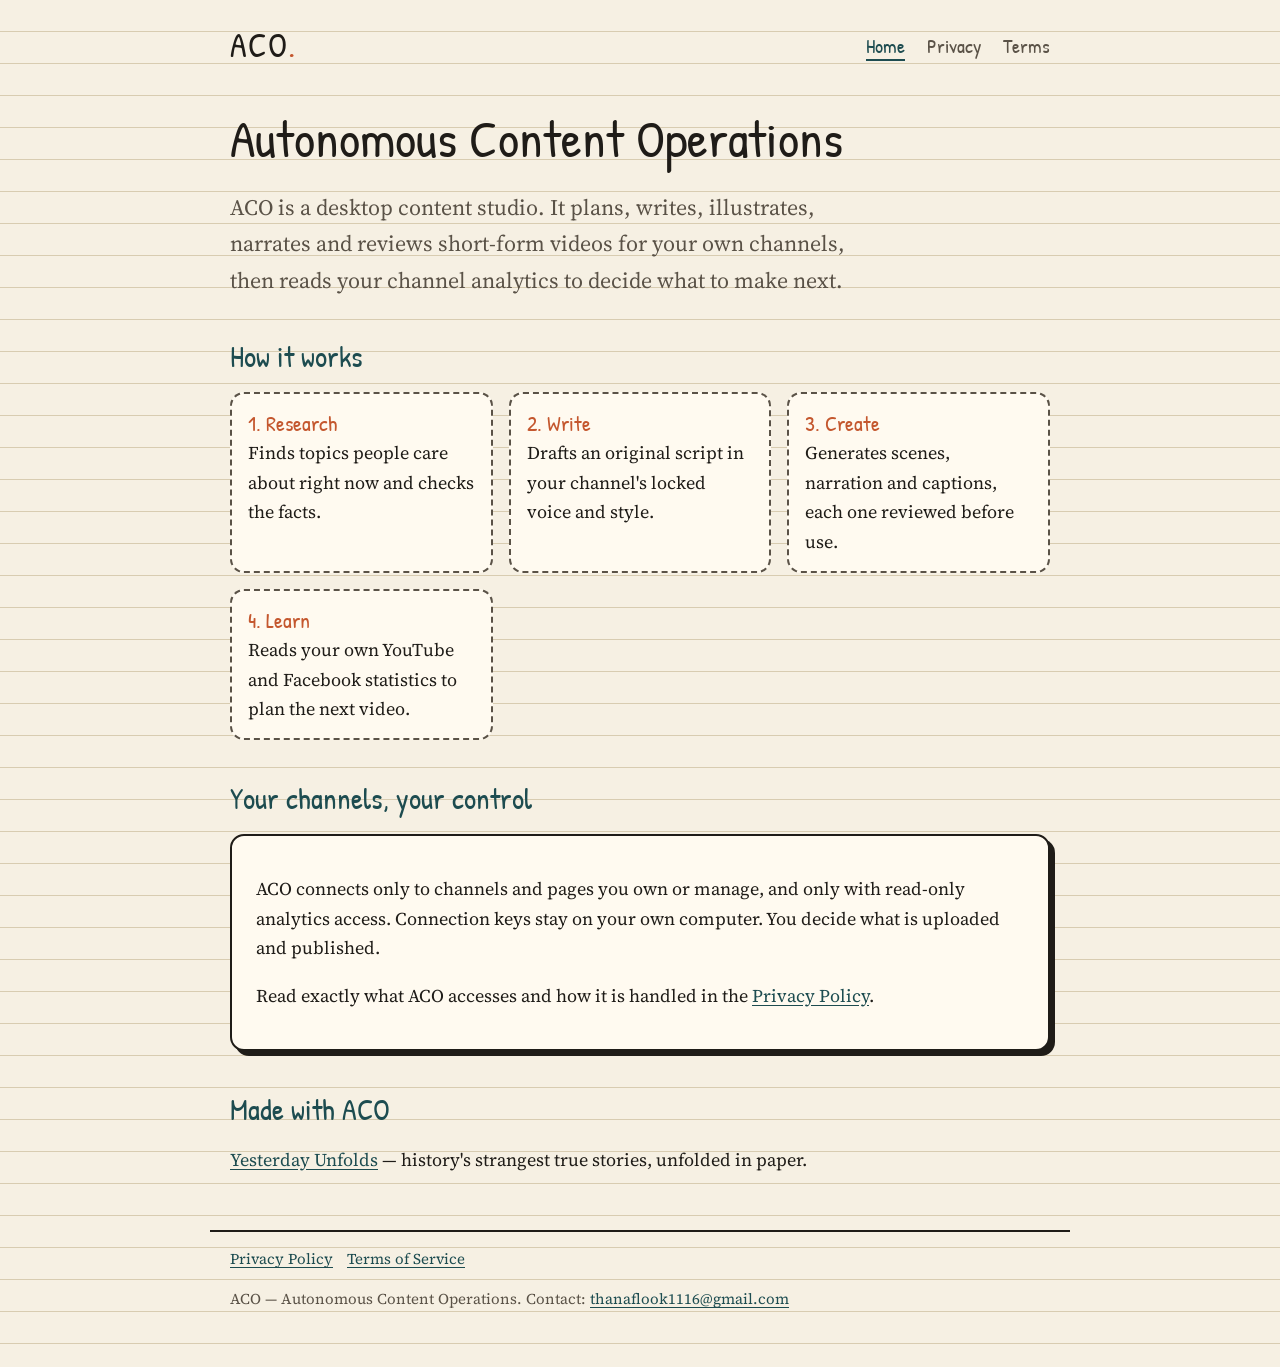
<file: index.html>
<!doctype html>
<html lang="en">
<head>
  <meta charset="utf-8">
  <meta name="viewport" content="width=device-width, initial-scale=1">
  <title>ACO — Autonomous Content Operations</title>
  <meta name="description" content="ACO is a desktop studio that researches, writes, illustrates, narrates and reviews short videos, then reads your own channel analytics to plan what to make next.">
  <link rel="preconnect" href="https://fonts.googleapis.com">
  <link rel="preconnect" href="https://fonts.gstatic.com" crossorigin>
  <link href="https://fonts.googleapis.com/css2?family=Patrick+Hand&family=Source+Serif+4:ital,wght@0,400;0,600;1,400&display=swap" rel="stylesheet">
  <link rel="stylesheet" href="style.css">
</head>
<body>
  <header>
    <a class="brand" href="./">ACO<span>.</span></a>
    <nav aria-label="Main navigation">
      <a href="./" aria-current="page">Home</a>
      <a href="privacy.html">Privacy</a>
      <a href="terms.html">Terms</a>
    </nav>
  </header>
  <main>
    <h1>Autonomous Content Operations</h1>
    <p class="lede">ACO is a desktop content studio. It plans, writes, illustrates, narrates and reviews short-form videos for your own channels, then reads your channel analytics to decide what to make next.</p>

    <h2>How it works</h2>
    <ol class="steps">
      <li><b>1. Research</b>Finds topics people care about right now and checks the facts.</li>
      <li><b>2. Write</b>Drafts an original script in your channel's locked voice and style.</li>
      <li><b>3. Create</b>Generates scenes, narration and captions, each one reviewed before use.</li>
      <li><b>4. Learn</b>Reads your own YouTube and Facebook statistics to plan the next video.</li>
    </ol>

    <h2>Your channels, your control</h2>
    <div class="card">
      <p>ACO connects only to channels and pages you own or manage, and only with read-only analytics access. Connection keys stay on your own computer. You decide what is uploaded and published.</p>
      <p>Read exactly what ACO accesses and how it is handled in the <a href="privacy.html">Privacy Policy</a>.</p>
    </div>

    <h2>Made with ACO</h2>
    <p><a href="https://www.youtube.com/@YesterdayUnfolds">Yesterday Unfolds</a> — history's strangest true stories, unfolded in paper.</p>
  </main>
  <footer>
    <p><a href="privacy.html">Privacy Policy</a><a href="terms.html">Terms of Service</a></p>
    <p>ACO — Autonomous Content Operations. Contact: <a href="mailto:thanaflook1116@gmail.com">thanaflook1116@gmail.com</a></p>
  </footer>
</body>
</html>
</file>
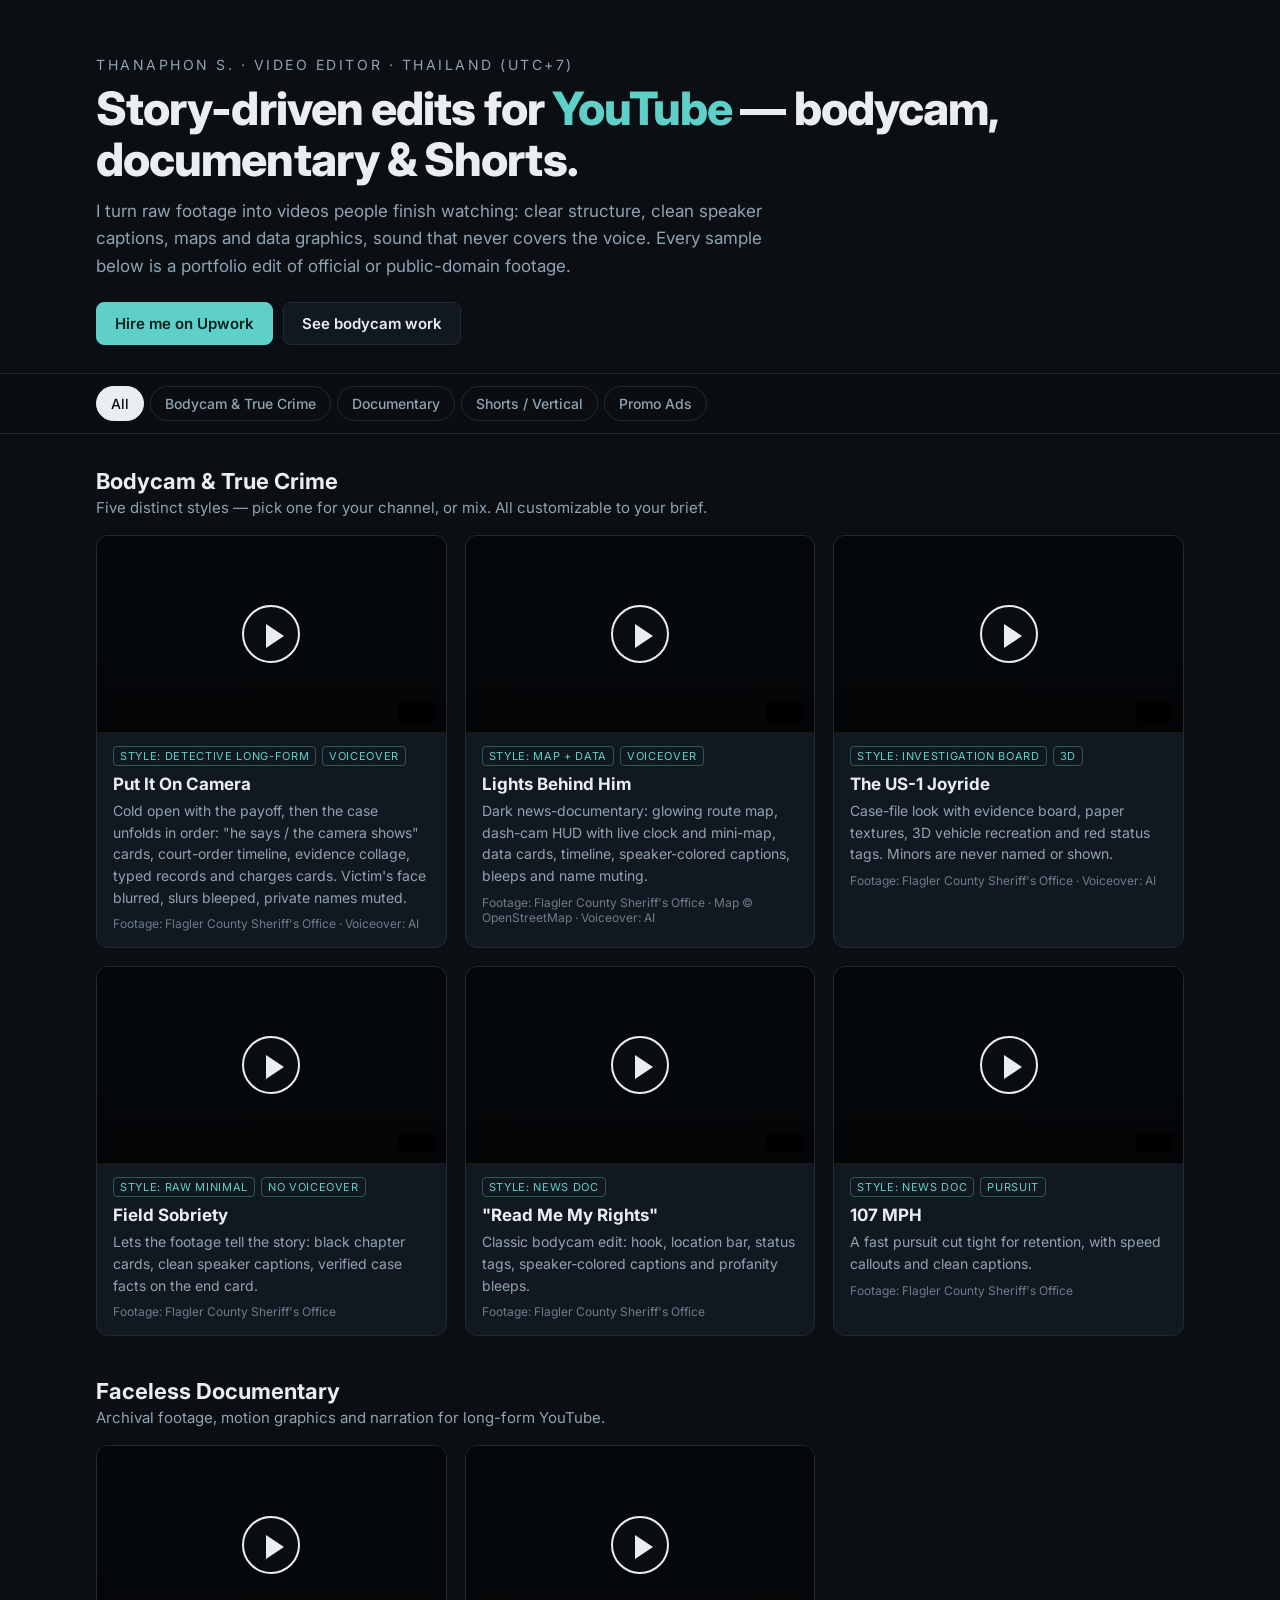
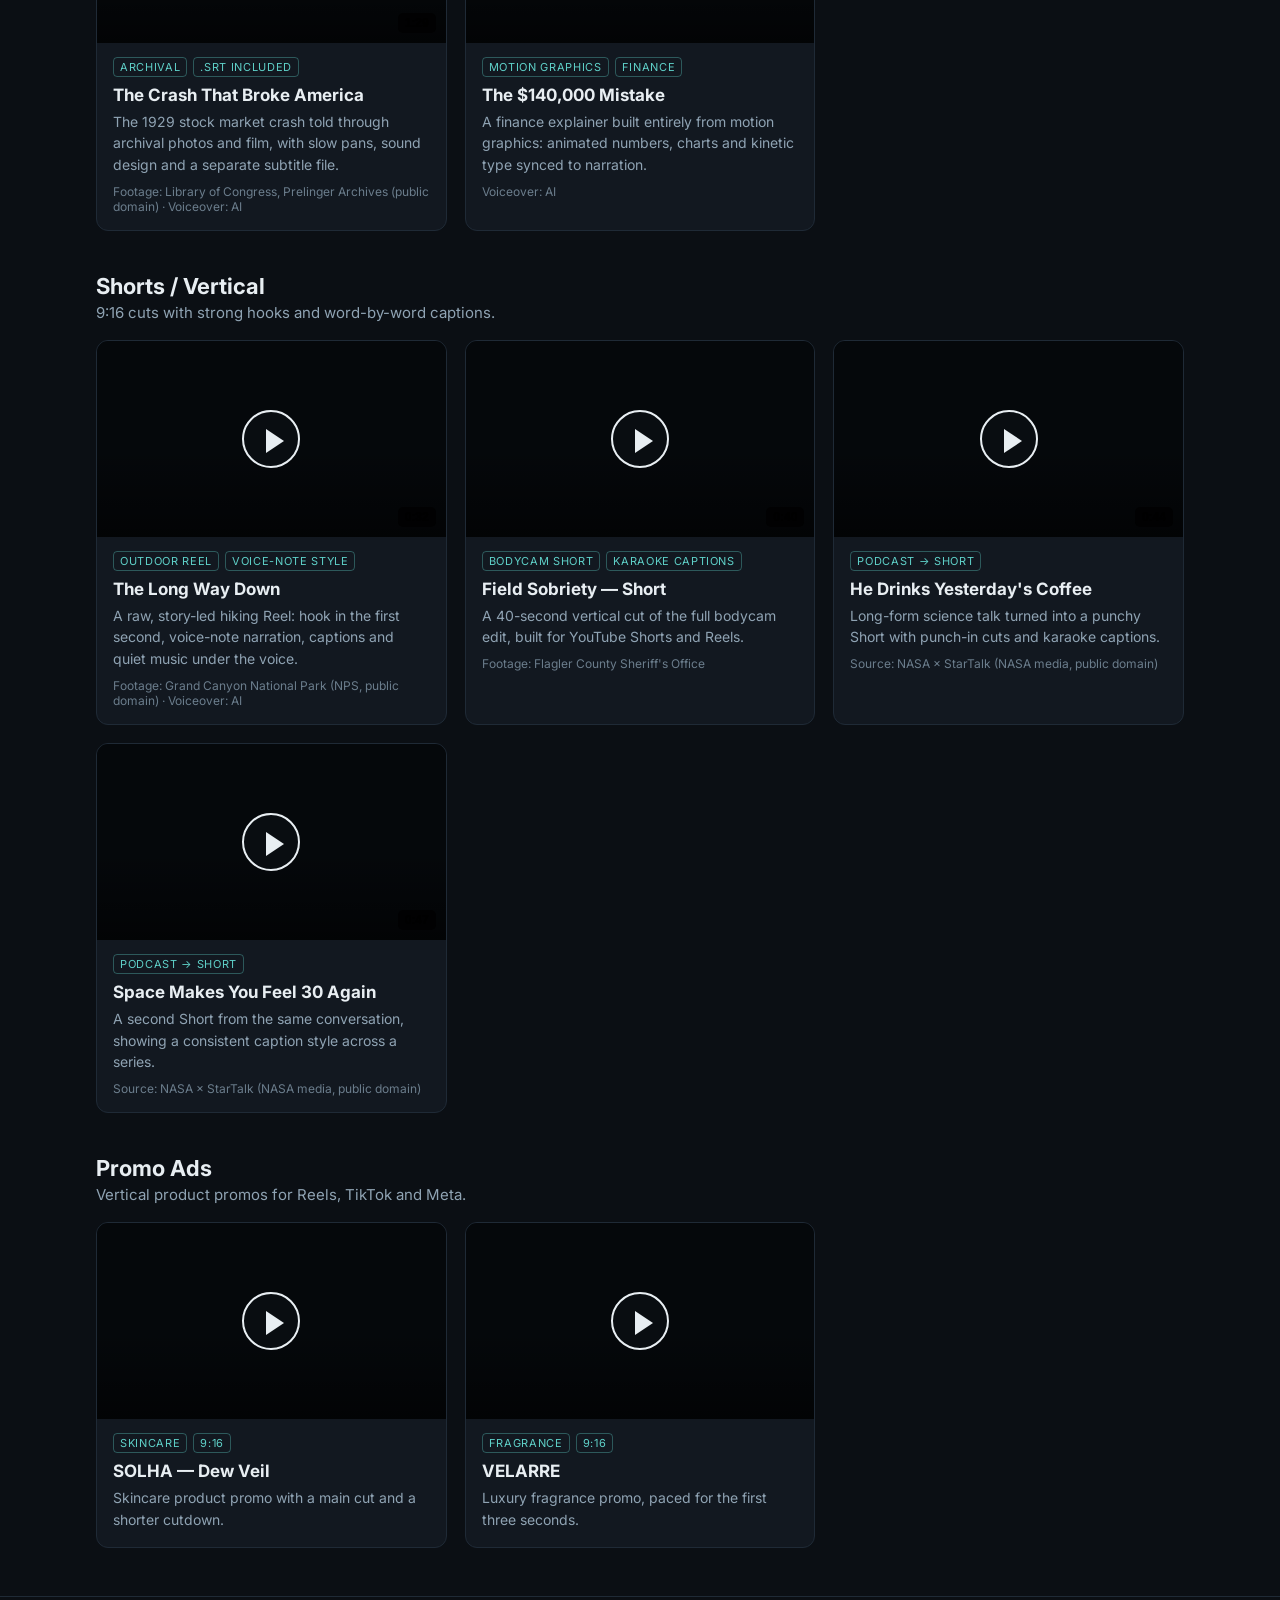
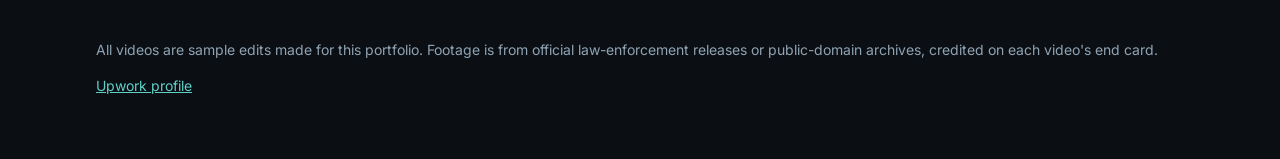
<file: portfolio/index.html>
<!doctype html>
<html lang="en">
<head>
<meta charset="utf-8">
<meta name="viewport" content="width=device-width, initial-scale=1">
<title>Thanaphon S. — Video Editor Portfolio</title>
<meta name="description" content="Video editor for YouTube: police bodycam and true crime documentaries, faceless documentaries, Shorts and promo ads.">
<link rel="preconnect" href="https://fonts.googleapis.com">
<link rel="preconnect" href="https://fonts.gstatic.com" crossorigin>
<link href="https://fonts.googleapis.com/css2?family=Inter:wght@400;500;600;800&display=swap" rel="stylesheet">
<style>
:root{--bg:#0b0f14;--panel:#121820;--line:#1f2a36;--ink:#e8eef2;--muted:#8fa3b3;--accent:#5fd0c8;--red:#e0473a}
*{box-sizing:border-box}
html,body{margin:0;background:var(--bg);color:var(--ink);font-family:Inter,system-ui,sans-serif;-webkit-font-smoothing:antialiased}
a{color:var(--accent)}
.wrap{max-width:1120px;margin:0 auto;padding:0 16px}
header{padding:56px 0 28px;border-bottom:1px solid var(--line)}
.name{font-size:14px;letter-spacing:.18em;text-transform:uppercase;color:var(--muted);margin:0 0 10px}
h1{font-size:clamp(28px,5vw,46px);line-height:1.1;margin:0 0 14px;font-weight:800;letter-spacing:-.02em}
h1 span{color:var(--accent)}
.lede{color:var(--muted);max-width:680px;font-size:17px;line-height:1.6;margin:0 0 22px}
.cta{display:flex;gap:10px;flex-wrap:wrap}
.btn{display:inline-block;padding:11px 18px;border-radius:8px;font-weight:600;font-size:15px;text-decoration:none;border:1px solid var(--line);color:var(--ink);background:var(--panel)}
.btn.primary{background:var(--accent);color:#06201e;border-color:var(--accent)}
nav.tabs{position:sticky;top:0;z-index:5;background:rgba(11,15,20,.92);backdrop-filter:blur(8px);border-bottom:1px solid var(--line)}
nav.tabs .wrap{display:flex;gap:6px;overflow-x:auto;padding-top:12px;padding-bottom:12px;scrollbar-width:none}
.tab{flex:0 0 auto;padding:8px 14px;border-radius:999px;border:1px solid var(--line);background:transparent;color:var(--muted);font:500 14px Inter,sans-serif;cursor:pointer}
.tab[aria-pressed=true]{background:var(--ink);color:var(--bg);border-color:var(--ink)}
section.cat{padding:34px 0 8px}
section.cat h2{font-size:22px;margin:0 0 4px}
section.cat p.sub{color:var(--muted);margin:0 0 18px;font-size:15px}
.grid{display:grid;grid-template-columns:repeat(auto-fill,minmax(300px,1fr));gap:18px}
.card{background:var(--panel);border:1px solid var(--line);border-radius:12px;overflow:hidden;display:flex;flex-direction:column}
.thumb{position:relative;aspect-ratio:16/9;background:#05080b center/cover no-repeat;border:0;padding:0;cursor:pointer;width:100%;display:block}
.thumb.vertical{aspect-ratio:16/9;background-size:contain}
.thumb::after{content:"";position:absolute;inset:0;background:linear-gradient(transparent 55%,rgba(0,0,0,.55))}
.play{position:absolute;left:50%;top:50%;width:58px;height:58px;margin:-29px 0 0 -29px;border-radius:50%;background:rgba(11,15,20,.78);border:2px solid var(--ink);z-index:1}
.play::before{content:"";position:absolute;left:22px;top:17px;border-left:18px solid var(--ink);border-top:12px solid transparent;border-bottom:12px solid transparent}
.dur{position:absolute;right:10px;bottom:10px;z-index:1;font-size:12px;font-weight:600;background:rgba(0,0,0,.75);padding:3px 7px;border-radius:5px}
.body{padding:14px 16px 16px}
.body h3{font-size:17px;margin:0 0 6px}
.tags{display:flex;gap:6px;flex-wrap:wrap;margin:0 0 8px}
.tag{font-size:11px;letter-spacing:.06em;text-transform:uppercase;color:var(--accent);border:1px solid rgba(95,208,200,.35);border-radius:4px;padding:2px 6px}
.body p{color:var(--muted);font-size:14px;line-height:1.55;margin:0}
.src{display:block;margin-top:8px;font-size:12px;color:#6b7d8c}
footer{border-top:1px solid var(--line);margin-top:40px;padding:28px 0 48px;color:var(--muted);font-size:14px;line-height:1.6}
dialog{border:0;padding:0;background:#000;width:min(1100px,96vw);border-radius:10px;overflow:hidden}
dialog.vertical{width:min(420px,92vw)}
dialog::backdrop{background:rgba(0,0,0,.85)}
.frame{position:relative;aspect-ratio:16/9}
dialog.vertical .frame{aspect-ratio:9/16}
.frame iframe{position:absolute;inset:0;width:100%;height:100%;border:0}
.close{position:absolute;top:8px;right:8px;z-index:2;background:rgba(0,0,0,.7);color:#fff;border:1px solid #444;border-radius:6px;font:600 14px Inter,sans-serif;padding:6px 10px;cursor:pointer}
[hidden]{display:none!important}
</style>
</head>
<body>
<header>
  <div class="wrap">
    <p class="name">Thanaphon S. · Video Editor · Thailand (UTC+7)</p>
    <h1>Story-driven edits for <span>YouTube</span> — bodycam, documentary &amp; Shorts.</h1>
    <p class="lede">I turn raw footage into videos people finish watching: clear structure, clean speaker captions, maps and data graphics, sound that never covers the voice. Every sample below is a portfolio edit of official or public-domain footage.</p>
    <div class="cta">
      <a class="btn primary" href="https://www.upwork.com/freelancers/~015483de7dedf692d9">Hire me on Upwork</a>
      <a class="btn" href="#bodycam">See bodycam work</a>
    </div>
  </div>
</header>

<nav class="tabs" aria-label="Categories">
  <div class="wrap">
    <button class="tab" data-f="all" aria-pressed="true">All</button>
    <button class="tab" data-f="bodycam" aria-pressed="false">Bodycam &amp; True Crime</button>
    <button class="tab" data-f="doc" aria-pressed="false">Documentary</button>
    <button class="tab" data-f="shorts" aria-pressed="false">Shorts / Vertical</button>
    <button class="tab" data-f="ads" aria-pressed="false">Promo Ads</button>
  </div>
</nav>

<main class="wrap">
  <section class="cat" id="bodycam" data-cat="bodycam">
    <h2>Bodycam &amp; True Crime</h2>
    <p class="sub">Five distinct styles — pick one for your channel, or mix. All customizable to your brief.</p>
    <div class="grid">
      <article class="card">
        <button class="thumb" data-id="1L9xO8TB5hUweT1xvDmc857oTyFlVC_6H" aria-label="Play Put It On Camera"><span class="play"></span><span class="dur">9:00</span></button>
        <div class="body"><div class="tags"><span class="tag">Style: Detective Long-form</span><span class="tag">Voiceover</span></div>
          <h3>Put It On Camera</h3>
          <p>Cold open with the payoff, then the case unfolds in order: "he says / the camera shows" cards, court-order timeline, evidence collage, typed records and charges cards. Victim's face blurred, slurs bleeped, private names muted.</p>
          <span class="src">Footage: Flagler County Sheriff's Office · Voiceover: AI</span></div>
      </article>
      <article class="card">
        <button class="thumb" data-id="1jNPePy-ux39MWt2ol4Uy0wcAueQG9Q2t" aria-label="Play Lights Behind Him"><span class="play"></span><span class="dur">3:41</span></button>
        <div class="body"><div class="tags"><span class="tag">Style: Map + Data</span><span class="tag">Voiceover</span></div>
          <h3>Lights Behind Him</h3>
          <p>Dark news-documentary: glowing route map, dash-cam HUD with live clock and mini-map, data cards, timeline, speaker-colored captions, bleeps and name muting.</p>
          <span class="src">Footage: Flagler County Sheriff's Office · Map © OpenStreetMap · Voiceover: AI</span></div>
      </article>
      <article class="card">
        <button class="thumb" data-id="1GDx5UqV5O8iwndTsBbp9kPs8EYLcKS24" aria-label="Play The US-1 Joyride"><span class="play"></span><span class="dur">3:58</span></button>
        <div class="body"><div class="tags"><span class="tag">Style: Investigation Board</span><span class="tag">3D</span></div>
          <h3>The US-1 Joyride</h3>
          <p>Case-file look with evidence board, paper textures, 3D vehicle recreation and red status tags. Minors are never named or shown.</p>
          <span class="src">Footage: Flagler County Sheriff's Office · Voiceover: AI</span></div>
      </article>
      <article class="card">
        <button class="thumb" data-id="1kNm9FxaJI_xCJbI9Xe7HNWDeC-1b1ke4" aria-label="Play Field Sobriety"><span class="play"></span><span class="dur">3:11</span></button>
        <div class="body"><div class="tags"><span class="tag">Style: Raw Minimal</span><span class="tag">No voiceover</span></div>
          <h3>Field Sobriety</h3>
          <p>Lets the footage tell the story: black chapter cards, clean speaker captions, verified case facts on the end card.</p>
          <span class="src">Footage: Flagler County Sheriff's Office</span></div>
      </article>
      <article class="card">
        <button class="thumb" data-id="1W1yog5LScO9qkW7l5OlIJ2q2klvsRrdo" aria-label="Play Read me my rights"><span class="play"></span><span class="dur">3:16</span></button>
        <div class="body"><div class="tags"><span class="tag">Style: News Doc</span></div>
          <h3>"Read Me My Rights"</h3>
          <p>Classic bodycam edit: hook, location bar, status tags, speaker-colored captions and profanity bleeps.</p>
          <span class="src">Footage: Flagler County Sheriff's Office</span></div>
      </article>
      <article class="card">
        <button class="thumb" data-id="1l2hnk66kBEOMlvwPVCZnHrwoq2CiuZtM" aria-label="Play 107 mph"><span class="play"></span><span class="dur">1:36</span></button>
        <div class="body"><div class="tags"><span class="tag">Style: News Doc</span><span class="tag">Pursuit</span></div>
          <h3>107 MPH</h3>
          <p>A fast pursuit cut tight for retention, with speed callouts and clean captions.</p>
          <span class="src">Footage: Flagler County Sheriff's Office</span></div>
      </article>
    </div>
  </section>

  <section class="cat" id="doc" data-cat="doc">
    <h2>Faceless Documentary</h2>
    <p class="sub">Archival footage, motion graphics and narration for long-form YouTube.</p>
    <div class="grid">
      <article class="card">
        <button class="thumb" data-id="1WWBx73HmDObqlPI9RF2CSe_JFAzzkEy0" aria-label="Play The Crash That Broke America"><span class="play"></span><span class="dur">1:29</span></button>
        <div class="body"><div class="tags"><span class="tag">Archival</span><span class="tag">.srt included</span></div>
          <h3>The Crash That Broke America</h3>
          <p>The 1929 stock market crash told through archival photos and film, with slow pans, sound design and a separate subtitle file.</p>
          <span class="src">Footage: Library of Congress, Prelinger Archives (public domain) · Voiceover: AI</span></div>
      </article>
      <article class="card">
        <button class="thumb" data-id="1CzLwZbD-U2oB7AJuv8fg9dmIOsCB8Xzl" aria-label="Play The $140,000 Mistake"><span class="play"></span></button>
        <div class="body"><div class="tags"><span class="tag">Motion graphics</span><span class="tag">Finance</span></div>
          <h3>The $140,000 Mistake</h3>
          <p>A finance explainer built entirely from motion graphics: animated numbers, charts and kinetic type synced to narration.</p>
          <span class="src">Voiceover: AI</span></div>
      </article>
    </div>
  </section>

  <section class="cat" id="shorts" data-cat="shorts">
    <h2>Shorts / Vertical</h2>
    <p class="sub">9:16 cuts with strong hooks and word-by-word captions.</p>
    <div class="grid">
      <article class="card">
        <button class="thumb vertical" data-v="1" data-id="1yRhyjfaJUsW7v32AIdHUgtqnuk-BgH91" aria-label="Play The Long Way Down"><span class="play"></span><span class="dur">0:32</span></button>
        <div class="body"><div class="tags"><span class="tag">Outdoor Reel</span><span class="tag">Voice-note style</span></div>
          <h3>The Long Way Down</h3>
          <p>A raw, story-led hiking Reel: hook in the first second, voice-note narration, captions and quiet music under the voice.</p>
          <span class="src">Footage: Grand Canyon National Park (NPS, public domain) · Voiceover: AI</span></div>
      </article>
      <article class="card">
        <button class="thumb vertical" data-v="1" data-id="1t0HE1d6Bxx8RD0Az60fxnOR3_i0aybw-" aria-label="Play Field Sobriety Short"><span class="play"></span><span class="dur">0:40</span></button>
        <div class="body"><div class="tags"><span class="tag">Bodycam Short</span><span class="tag">Karaoke captions</span></div>
          <h3>Field Sobriety — Short</h3>
          <p>A 40-second vertical cut of the full bodycam edit, built for YouTube Shorts and Reels.</p>
          <span class="src">Footage: Flagler County Sheriff's Office</span></div>
      </article>
      <article class="card">
        <button class="thumb vertical" data-v="1" data-id="10n19G7Y-lL4S65N7N4oQ0PC6C9yryOHM" aria-label="Play Yesterday's Coffee"><span class="play"></span><span class="dur">0:44</span></button>
        <div class="body"><div class="tags"><span class="tag">Podcast → Short</span></div>
          <h3>He Drinks Yesterday's Coffee</h3>
          <p>Long-form science talk turned into a punchy Short with punch-in cuts and karaoke captions.</p>
          <span class="src">Source: NASA × StarTalk (NASA media, public domain)</span></div>
      </article>
      <article class="card">
        <button class="thumb vertical" data-v="1" data-id="1jNBvMOa3NarJh3_VIT9CFkFsQvtIC77_" aria-label="Play Feel 30 Again"><span class="play"></span><span class="dur">0:47</span></button>
        <div class="body"><div class="tags"><span class="tag">Podcast → Short</span></div>
          <h3>Space Makes You Feel 30 Again</h3>
          <p>A second Short from the same conversation, showing a consistent caption style across a series.</p>
          <span class="src">Source: NASA × StarTalk (NASA media, public domain)</span></div>
      </article>
    </div>
  </section>

  <section class="cat" id="ads" data-cat="ads">
    <h2>Promo Ads</h2>
    <p class="sub">Vertical product promos for Reels, TikTok and Meta.</p>
    <div class="grid">
      <article class="card">
        <button class="thumb vertical" data-v="1" data-id="1TQY6J_CVJsDXP-z8XXENPuClMqhMoFo3" aria-label="Play SOLHA promo"><span class="play"></span></button>
        <div class="body"><div class="tags"><span class="tag">Skincare</span><span class="tag">9:16</span></div>
          <h3>SOLHA — Dew Veil</h3>
          <p>Skincare product promo with a main cut and a shorter cutdown.</p></div>
      </article>
      <article class="card">
        <button class="thumb vertical" data-v="1" data-id="1Z3EeTGDnxFp7znHNI-xXBD2ekHvRW8vY" aria-label="Play VELARRE promo"><span class="play"></span></button>
        <div class="body"><div class="tags"><span class="tag">Fragrance</span><span class="tag">9:16</span></div>
          <h3>VELARRE</h3>
          <p>Luxury fragrance promo, paced for the first three seconds.</p></div>
      </article>
    </div>
  </section>
</main>

<footer>
  <div class="wrap">
    <p>All videos are sample edits made for this portfolio. Footage is from official law-enforcement releases or public-domain archives, credited on each video's end card.</p>
    <p><a href="https://www.upwork.com/freelancers/~015483de7dedf692d9">Upwork profile</a></p>
  </div>
</footer>

<dialog id="player" aria-label="Video player">
  <button class="close" id="closeBtn">Close ✕</button>
  <div class="frame"><iframe id="frame" title="Video" allow="autoplay; fullscreen" allowfullscreen></iframe></div>
</dialog>

<script>
(function(){
  var thumbs=document.querySelectorAll('.thumb');
  thumbs.forEach(function(b){
    b.style.backgroundImage='url(https://drive.google.com/thumbnail?id='+b.dataset.id+'&sz=w800)';
    b.addEventListener('click',function(){
      var d=document.getElementById('player');
      d.classList.toggle('vertical',!!b.dataset.v);
      document.getElementById('frame').src='https://drive.google.com/file/d/'+b.dataset.id+'/preview';
      if(d.showModal)d.showModal();else d.setAttribute('open','');
    });
  });
  var dlg=document.getElementById('player');
  function shut(){document.getElementById('frame').src='about:blank';dlg.close();}
  document.getElementById('closeBtn').addEventListener('click',shut);
  dlg.addEventListener('click',function(e){if(e.target===dlg)shut();});
  dlg.addEventListener('cancel',function(){document.getElementById('frame').src='about:blank';});
  var tabs=document.querySelectorAll('.tab'),cats=document.querySelectorAll('section.cat');
  tabs.forEach(function(t){t.addEventListener('click',function(){
    tabs.forEach(function(x){x.setAttribute('aria-pressed',x===t?'true':'false');});
    cats.forEach(function(c){c.hidden=!(t.dataset.f==='all'||c.dataset.cat===t.dataset.f);});
    window.scrollTo({top:document.querySelector('nav.tabs').offsetTop,behavior:'smooth'});
  });});
})();
</script>
</body>
</html>
</file>
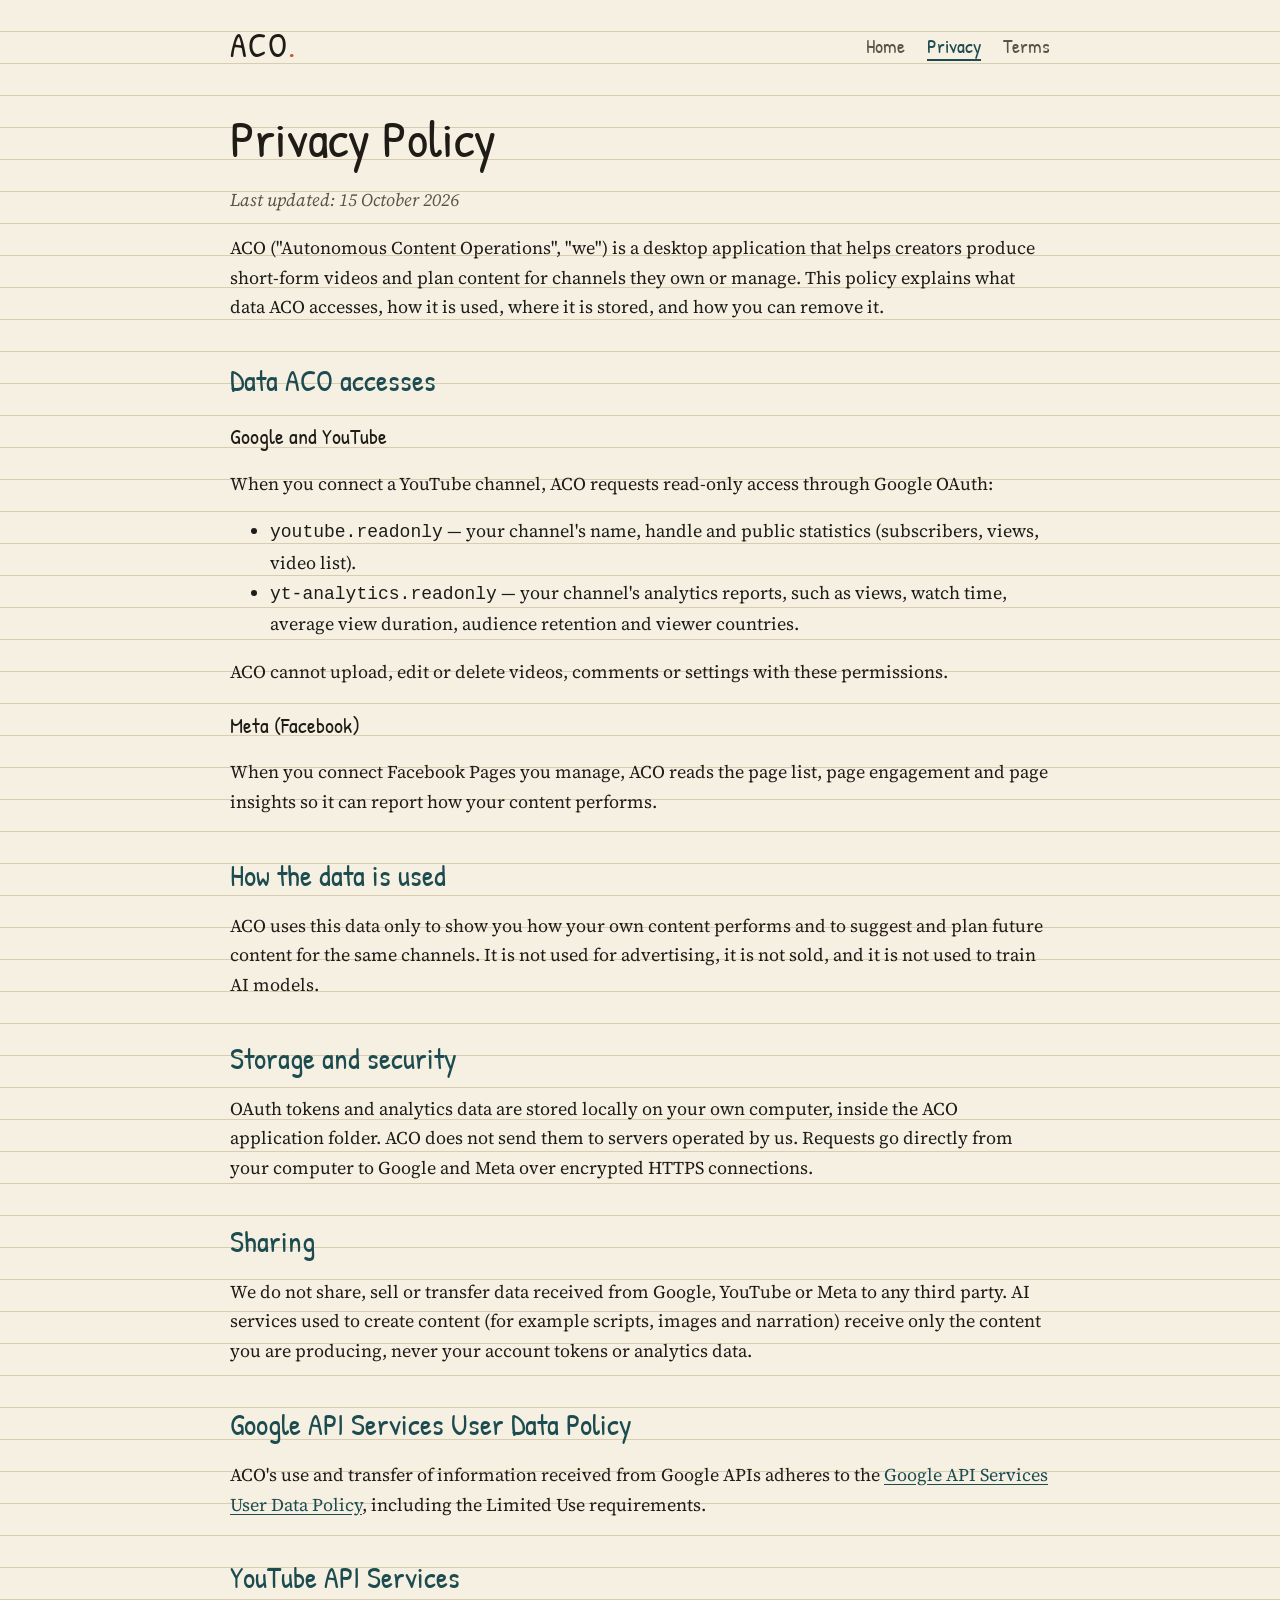
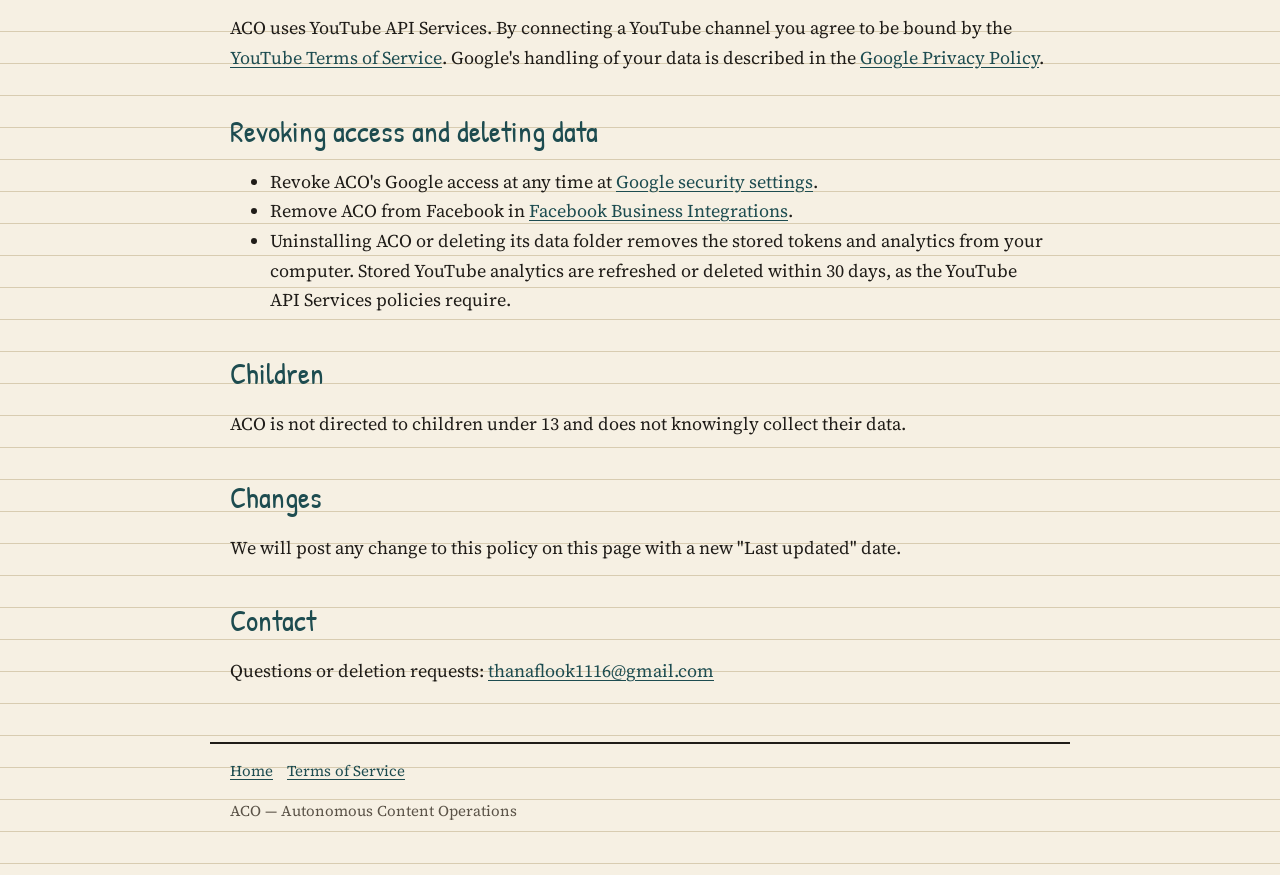
<file: privacy.html>
<!doctype html>
<html lang="en">
<head>
  <meta charset="utf-8">
  <meta name="viewport" content="width=device-width, initial-scale=1">
  <title>ACO Privacy Policy</title>
  <meta name="description" content="How ACO accesses, uses, stores and deletes data from Google, YouTube and Meta services.">
  <link rel="preconnect" href="https://fonts.googleapis.com">
  <link rel="preconnect" href="https://fonts.gstatic.com" crossorigin>
  <link href="https://fonts.googleapis.com/css2?family=Patrick+Hand&family=Source+Serif+4:ital,wght@0,400;0,600;1,400&display=swap" rel="stylesheet">
  <link rel="stylesheet" href="style.css">
</head>
<body>
  <header>
    <a class="brand" href="./">ACO<span>.</span></a>
    <nav aria-label="Main navigation">
      <a href="./">Home</a>
      <a href="privacy.html" aria-current="page">Privacy</a>
      <a href="terms.html">Terms</a>
    </nav>
  </header>
  <main>
    <h1>Privacy Policy</h1>
    <p class="updated">Last updated: 15 October 2026</p>
    <p>ACO ("Autonomous Content Operations", "we") is a desktop application that helps creators produce short-form videos and plan content for channels they own or manage. This policy explains what data ACO accesses, how it is used, where it is stored, and how you can remove it.</p>

    <h2>Data ACO accesses</h2>
    <h3>Google and YouTube</h3>
    <p>When you connect a YouTube channel, ACO requests read-only access through Google OAuth:</p>
    <ul>
      <li><code>youtube.readonly</code> — your channel's name, handle and public statistics (subscribers, views, video list).</li>
      <li><code>yt-analytics.readonly</code> — your channel's analytics reports, such as views, watch time, average view duration, audience retention and viewer countries.</li>
    </ul>
    <p>ACO cannot upload, edit or delete videos, comments or settings with these permissions.</p>
    <h3>Meta (Facebook)</h3>
    <p>When you connect Facebook Pages you manage, ACO reads the page list, page engagement and page insights so it can report how your content performs.</p>

    <h2>How the data is used</h2>
    <p>ACO uses this data only to show you how your own content performs and to suggest and plan future content for the same channels. It is not used for advertising, it is not sold, and it is not used to train AI models.</p>

    <h2>Storage and security</h2>
    <p>OAuth tokens and analytics data are stored locally on your own computer, inside the ACO application folder. ACO does not send them to servers operated by us. Requests go directly from your computer to Google and Meta over encrypted HTTPS connections.</p>

    <h2>Sharing</h2>
    <p>We do not share, sell or transfer data received from Google, YouTube or Meta to any third party. AI services used to create content (for example scripts, images and narration) receive only the content you are producing, never your account tokens or analytics data.</p>

    <h2>Google API Services User Data Policy</h2>
    <p>ACO's use and transfer of information received from Google APIs adheres to the <a href="https://developers.google.com/terms/api-services-user-data-policy">Google API Services User Data Policy</a>, including the Limited Use requirements.</p>

    <h2>YouTube API Services</h2>
    <p>ACO uses YouTube API Services. By connecting a YouTube channel you agree to be bound by the <a href="https://www.youtube.com/t/terms">YouTube Terms of Service</a>. Google's handling of your data is described in the <a href="https://policies.google.com/privacy">Google Privacy Policy</a>.</p>

    <h2>Revoking access and deleting data</h2>
    <ul>
      <li>Revoke ACO's Google access at any time at <a href="https://security.google.com/settings/security/permissions">Google security settings</a>.</li>
      <li>Remove ACO from Facebook in <a href="https://www.facebook.com/settings?tab=business_tools">Facebook Business Integrations</a>.</li>
      <li>Uninstalling ACO or deleting its data folder removes the stored tokens and analytics from your computer. Stored YouTube analytics are refreshed or deleted within 30 days, as the YouTube API Services policies require.</li>
    </ul>

    <h2>Children</h2>
    <p>ACO is not directed to children under 13 and does not knowingly collect their data.</p>

    <h2>Changes</h2>
    <p>We will post any change to this policy on this page with a new "Last updated" date.</p>

    <h2>Contact</h2>
    <p>Questions or deletion requests: <a href="mailto:thanaflook1116@gmail.com">thanaflook1116@gmail.com</a></p>
  </main>
  <footer>
    <p><a href="./">Home</a><a href="terms.html">Terms of Service</a></p>
    <p>ACO — Autonomous Content Operations</p>
  </footer>
</body>
</html>
</file>
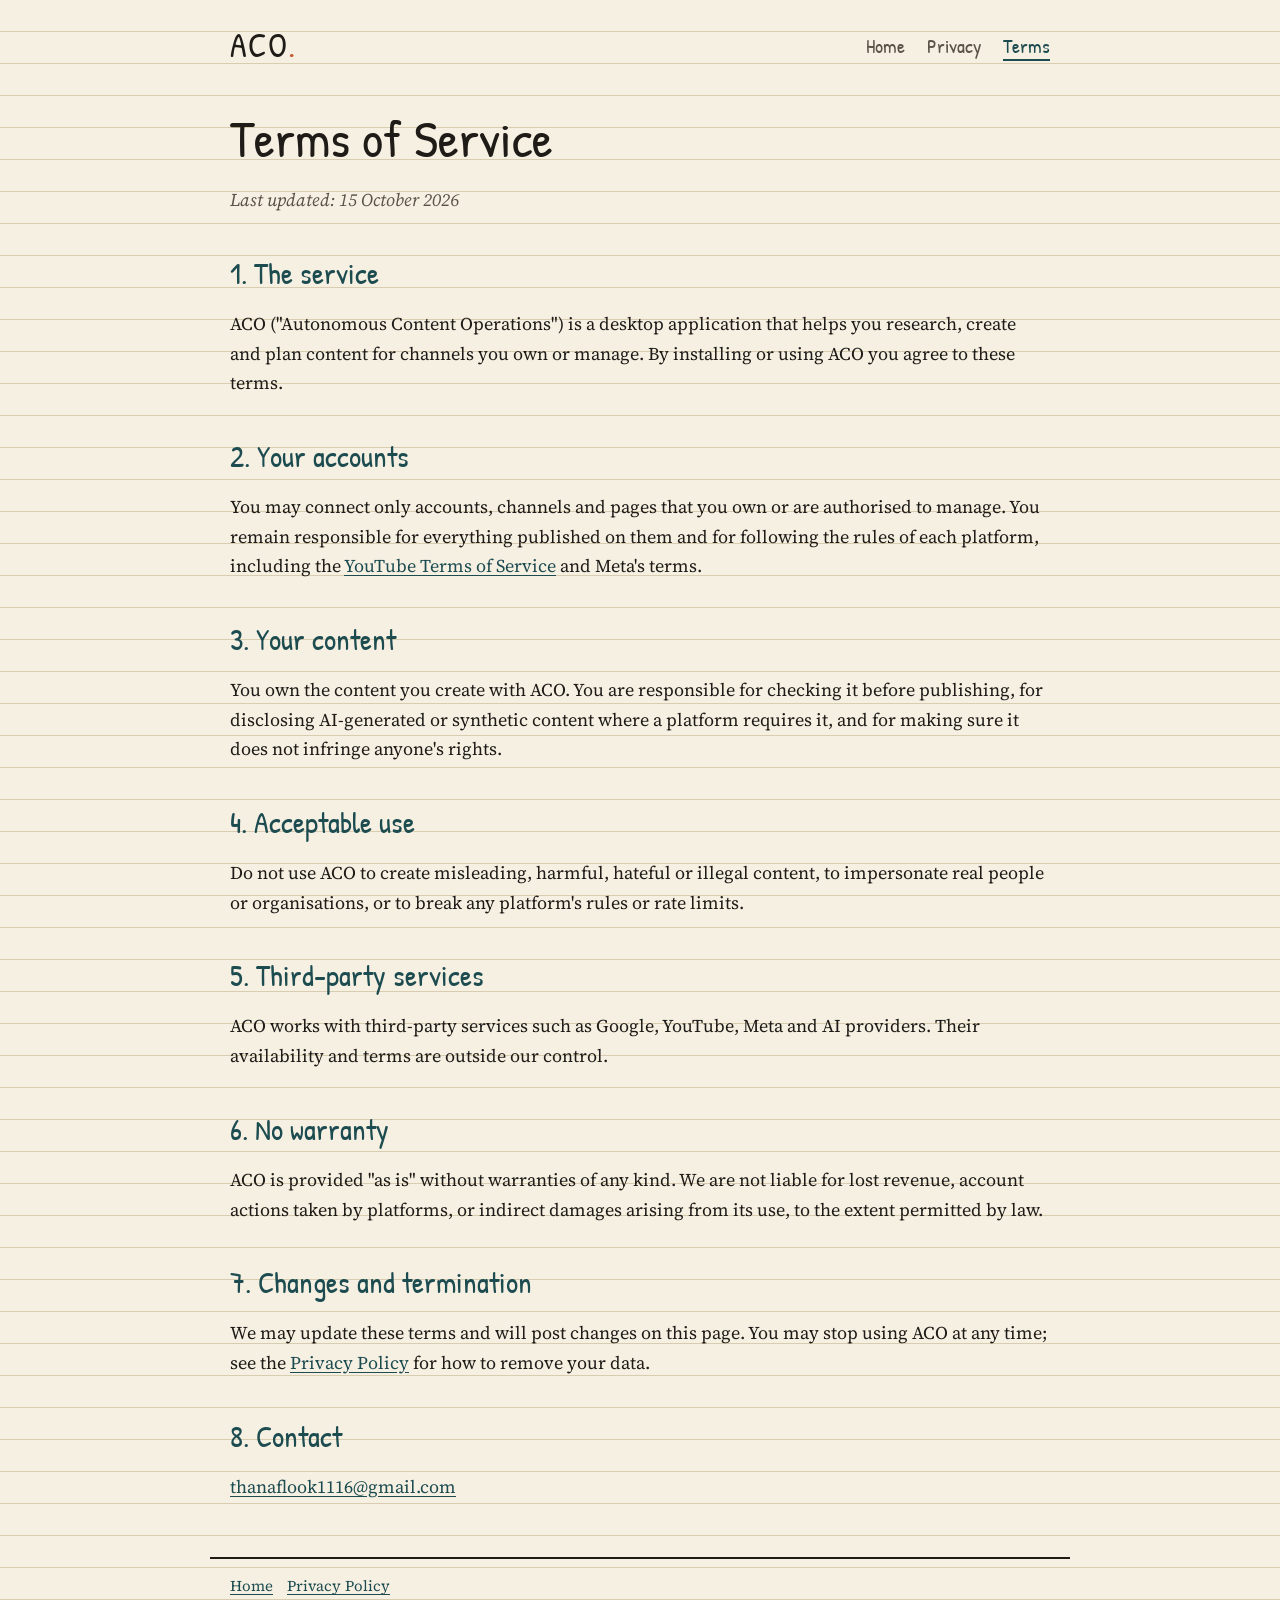
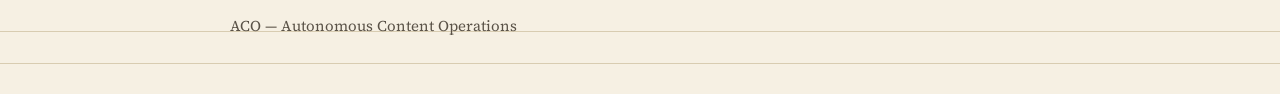
<file: terms.html>
<!doctype html>
<html lang="en">
<head>
  <meta charset="utf-8">
  <meta name="viewport" content="width=device-width, initial-scale=1">
  <title>ACO Terms of Service</title>
  <meta name="description" content="Terms for using the ACO desktop content studio.">
  <link rel="preconnect" href="https://fonts.googleapis.com">
  <link rel="preconnect" href="https://fonts.gstatic.com" crossorigin>
  <link href="https://fonts.googleapis.com/css2?family=Patrick+Hand&family=Source+Serif+4:ital,wght@0,400;0,600;1,400&display=swap" rel="stylesheet">
  <link rel="stylesheet" href="style.css">
</head>
<body>
  <header>
    <a class="brand" href="./">ACO<span>.</span></a>
    <nav aria-label="Main navigation">
      <a href="./">Home</a>
      <a href="privacy.html">Privacy</a>
      <a href="terms.html" aria-current="page">Terms</a>
    </nav>
  </header>
  <main>
    <h1>Terms of Service</h1>
    <p class="updated">Last updated: 15 October 2026</p>

    <h2>1. The service</h2>
    <p>ACO ("Autonomous Content Operations") is a desktop application that helps you research, create and plan content for channels you own or manage. By installing or using ACO you agree to these terms.</p>

    <h2>2. Your accounts</h2>
    <p>You may connect only accounts, channels and pages that you own or are authorised to manage. You remain responsible for everything published on them and for following the rules of each platform, including the <a href="https://www.youtube.com/t/terms">YouTube Terms of Service</a> and Meta's terms.</p>

    <h2>3. Your content</h2>
    <p>You own the content you create with ACO. You are responsible for checking it before publishing, for disclosing AI-generated or synthetic content where a platform requires it, and for making sure it does not infringe anyone's rights.</p>

    <h2>4. Acceptable use</h2>
    <p>Do not use ACO to create misleading, harmful, hateful or illegal content, to impersonate real people or organisations, or to break any platform's rules or rate limits.</p>

    <h2>5. Third-party services</h2>
    <p>ACO works with third-party services such as Google, YouTube, Meta and AI providers. Their availability and terms are outside our control.</p>

    <h2>6. No warranty</h2>
    <p>ACO is provided "as is" without warranties of any kind. We are not liable for lost revenue, account actions taken by platforms, or indirect damages arising from its use, to the extent permitted by law.</p>

    <h2>7. Changes and termination</h2>
    <p>We may update these terms and will post changes on this page. You may stop using ACO at any time; see the <a href="privacy.html">Privacy Policy</a> for how to remove your data.</p>

    <h2>8. Contact</h2>
    <p><a href="mailto:thanaflook1116@gmail.com">thanaflook1116@gmail.com</a></p>
  </main>
  <footer>
    <p><a href="./">Home</a><a href="privacy.html">Privacy Policy</a></p>
    <p>ACO — Autonomous Content Operations</p>
  </footer>
</body>
</html>
</file>
<file: style.css>
:root {
  --paper: #f6f0e3;
  --paper-deep: #ece3cf;
  --ink: #1f1c18;
  --ink-soft: #5a5247;
  --accent: #1d4c50;
  --accent-warm: #c4572e;
  --rule: #d8ccb1;
  --radius: 14px;
  --font-hand: "Patrick Hand", "Comic Sans MS", cursive;
  --font-body: "Source Serif 4", Georgia, serif;
}
* { box-sizing: border-box; }
html { background: var(--paper); }
body {
  margin: 0;
  color: var(--ink);
  background:
    repeating-linear-gradient(transparent 0 31px, var(--rule) 31px 32px),
    var(--paper);
  font: 18px/1.65 var(--font-body);
}
a { color: var(--accent); text-underline-offset: 3px; }
a:hover, a:focus-visible { color: var(--accent-warm); }
header, main, footer { max-width: 860px; margin: 0 auto; padding: 0 20px; }
header { display: flex; align-items: center; justify-content: space-between; gap: 16px; padding-top: 28px; flex-wrap: wrap; }
.brand { font: 34px/1 var(--font-hand); color: var(--ink); text-decoration: none; letter-spacing: 1px; }
.brand span { color: var(--accent-warm); }
nav a { font-family: var(--font-hand); font-size: 20px; margin-left: 18px; color: var(--ink-soft); text-decoration: none; }
nav a[aria-current="page"] { color: var(--accent); border-bottom: 2px solid var(--accent); }
h1 { font: 52px/1.1 var(--font-hand); margin: 48px 0 12px; }
h2 { font: 30px/1.2 var(--font-hand); margin: 40px 0 8px; color: var(--accent); }
h3 { font: 22px/1.3 var(--font-hand); margin: 24px 0 4px; }
.lede { font-size: 22px; color: var(--ink-soft); max-width: 640px; }
.card {
  background: #fffaf0;
  border: 2px solid var(--ink);
  border-radius: var(--radius);
  box-shadow: 5px 5px 0 var(--ink);
  padding: 20px 24px;
  margin: 18px 0;
}
.steps { display: grid; grid-template-columns: repeat(auto-fit, minmax(200px, 1fr)); gap: 16px; padding: 0; list-style: none; }
.steps li { background: #fffaf0; border: 2px dashed var(--ink-soft); border-radius: var(--radius); padding: 14px 16px; }
.steps b { font: 22px var(--font-hand); display: block; color: var(--accent-warm); }
.updated { color: var(--ink-soft); font-style: italic; }
footer { margin-top: 56px; padding-bottom: 40px; border-top: 2px solid var(--ink); color: var(--ink-soft); font-size: 15px; }
footer a { margin-right: 14px; }
@media (max-width: 560px) {
  h1 { font-size: 40px; }
  nav a { margin: 0 14px 0 0; }
}
</file>
